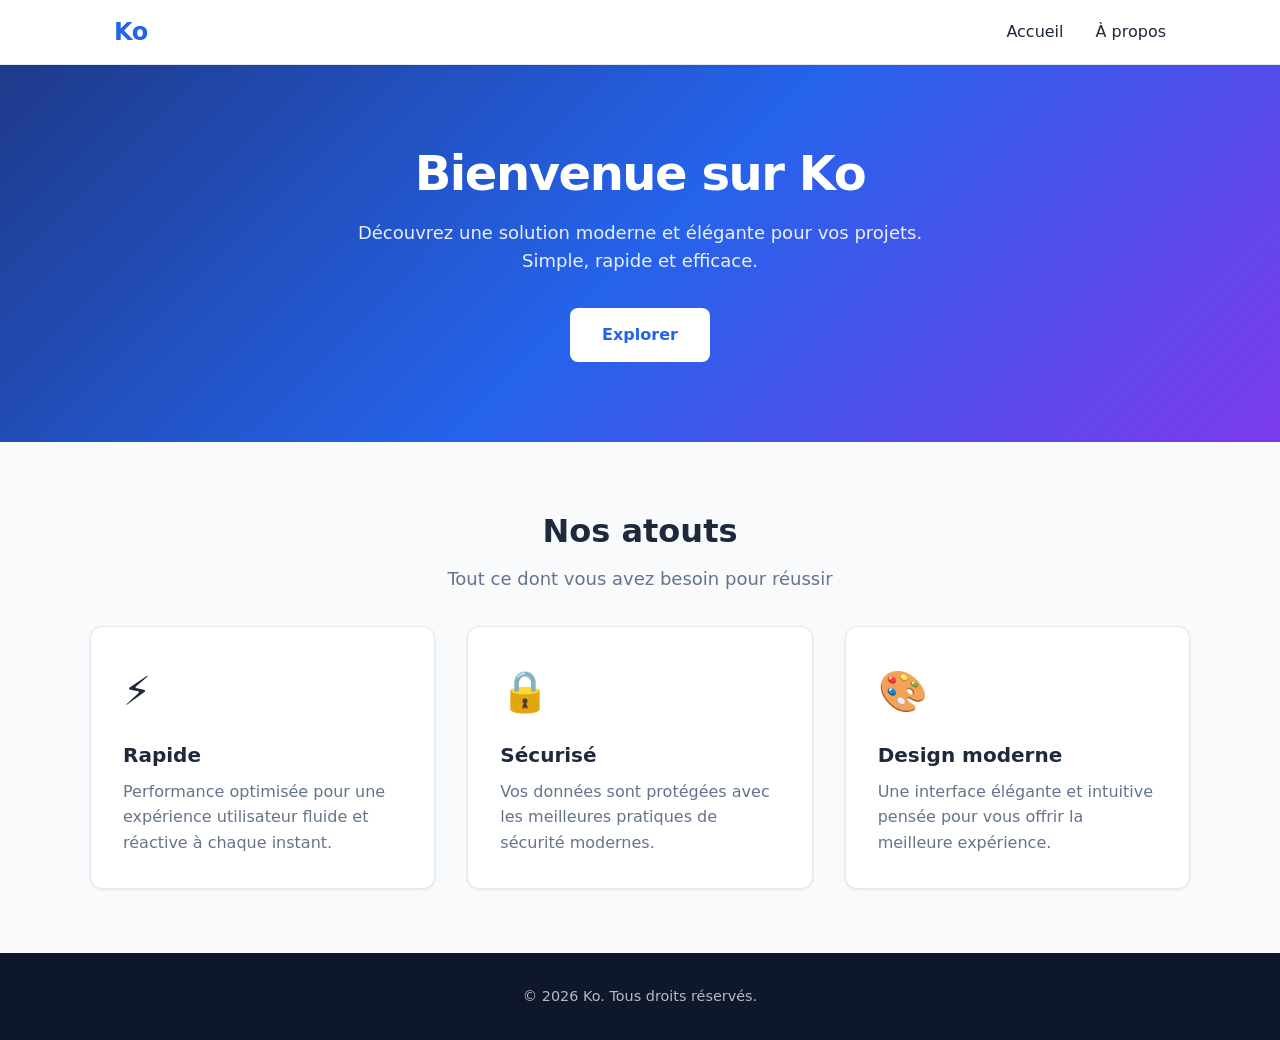
<file: Kosso-/index.html>
<!DOCTYPE html>
<html lang="fr">
<head>
  <meta charset="UTF-8">
  <meta name="viewport" content="width=device-width, initial-scale=1.0">
  <meta name="description" content="Ko - Votre solution moderne">
  <title>Ko - Accueil</title>
  <style>
    :root {
      --color-primary: #2563eb;
      --color-primary-dark: #1d4ed8;
      --color-secondary: #7c3aed;
      --color-bg: #f8fafc;
      --color-surface: #ffffff;
      --color-text: #1e293b;
      --color-text-muted: #64748b;
      --color-border: #e2e8f0;
      --shadow-sm: 0 1px 3px rgba(0, 0, 0, 0.08);
      --shadow-md: 0 4px 12px rgba(0, 0, 0, 0.08);
      --radius-md: 12px;
      --font-sans: 'Segoe UI', system-ui, -apple-system, BlinkMacSystemFont, sans-serif;
    }

    *, *::before, *::after {
      box-sizing: border-box;
      margin: 0;
      padding: 0;
    }

    html {
      scroll-behavior: smooth;
    }

    body {
      font-family: var(--font-sans);
      background-color: var(--color-bg);
      color: var(--color-text);
      line-height: 1.6;
      min-height: 100vh;
      display: flex;
      flex-direction: column;
    }

    /* En-tête */
    header {
      background-color: var(--color-surface);
      border-bottom: 1px solid var(--color-border);
      box-shadow: var(--shadow-sm);
      position: sticky;
      top: 0;
      z-index: 100;
    }

    .header-container {
      max-width: 1100px;
      margin: 0 auto;
      padding: 0 1.5rem;
      display: flex;
      align-items: center;
      justify-content: space-between;
      height: 64px;
    }

    .logo {
      font-size: 1.5rem;
      font-weight: 700;
      color: var(--color-primary);
      text-decoration: none;
      letter-spacing: -0.02em;
    }

    .logo span {
      color: var(--color-secondary);
    }

    nav ul {
      list-style: none;
      display: flex;
      gap: 2rem;
    }

    nav a {
      color: var(--color-text);
      text-decoration: none;
      font-weight: 500;
      transition: color 0.2s ease;
    }

    nav a:hover {
      color: var(--color-primary);
    }

    /* Section Héros */
    .hero {
      background: linear-gradient(135deg, #1e3a8a 0%, #2563eb 50%, #7c3aed 100%);
      color: #ffffff;
      padding: 5rem 1.5rem;
      text-align: center;
    }

    .hero h1 {
      font-size: clamp(2rem, 5vw, 3rem);
      font-weight: 800;
      letter-spacing: -0.03em;
      line-height: 1.2;
      margin-bottom: 1rem;
    }

    .hero p {
      font-size: 1.125rem;
      color: rgba(255, 255, 255, 0.9);
      max-width: 600px;
      margin: 0 auto 2rem;
    }

    .btn {
      display: inline-block;
      padding: 0.875rem 2rem;
      background-color: #ffffff;
      color: var(--color-primary);
      text-decoration: none;
      font-weight: 600;
      border-radius: 8px;
      transition: transform 0.2s ease, box-shadow 0.2s ease;
    }

    .btn:hover {
      transform: translateY(-2px);
      box-shadow: var(--shadow-md);
    }

    /* Section Principale */
    main {
      flex: 1;
      padding: 4rem 1.5rem;
    }

    .container {
      max-width: 1100px;
      margin: 0 auto;
    }

    .features {
      display: grid;
      grid-template-columns: repeat(auto-fit, minmax(280px, 1fr));
      gap: 2rem;
      margin-top: 2rem;
    }

    .feature-card {
      background: var(--color-surface);
      border: 1px solid var(--color-border);
      border-radius: var(--radius-md);
      padding: 2rem;
      box-shadow: var(--shadow-sm);
      transition: transform 0.2s ease, box-shadow 0.2s ease;
    }

    .feature-card:hover {
      transform: translateY(-4px);
      box-shadow: var(--shadow-md);
    }

    .feature-icon {
      font-size: 2.5rem;
      margin-bottom: 1rem;
    }

    .feature-card h3 {
      font-size: 1.25rem;
      font-weight: 700;
      margin-bottom: 0.5rem;
      color: var(--color-text);
    }

    .feature-card p {
      color: var(--color-text-muted);
      line-height: 1.6;
    }

    .section-title {
      text-align: center;
      margin-bottom: 1rem;
    }

    .section-title h2 {
      font-size: 2rem;
      font-weight: 800;
      color: var(--color-text);
      margin-bottom: 0.5rem;
    }

    .section-title p {
      color: var(--color-text-muted);
      font-size: 1.125rem;
    }

    /* Pied de page */
    footer {
      background: #0f172a;
      color: rgba(255, 255, 255, 0.7);
      padding: 2rem 1.5rem;
      text-align: center;
    }

    footer p {
      font-size: 0.9rem;
    }

    /* Responsive */
    @media (max-width: 640px) {
      .hero {
        padding: 3rem 1.25rem;
      }

      main {
        padding: 2.5rem 1.25rem;
      }

      .features {
        grid-template-columns: 1fr;
      }

      nav ul {
        gap: 1rem;
      }
    }
  </style>
</head>
<body>

  <!-- En-tête -->
  <header>
    <div class="header-container">
      <a href="index.html" class="logo">Ko</a>
      <nav>
        <ul>
          <li><a href="index.html">Accueil</a></li>
          <li><a href="about.html">À propos</a></li>
        </ul>
      </nav>
    </div>
  </header>

  <!-- Section Héros -->
  <section class="hero">
    <h1>Bienvenue sur Ko</h1>
    <p>Découvrez une solution moderne et élégante pour vos projets. Simple, rapide et efficace.</p>
    <a href="#contenu" class="btn">Explorer</a>
  </section>

  <!-- Section Principale -->
  <main id="contenu">
    <div class="container">
      <div class="section-title">
        <h2>Nos atouts</h2>
        <p>Tout ce dont vous avez besoin pour réussir</p>
      </div>
      
      <section class="features">
        <article class="feature-card">
          <div class="feature-icon">⚡</div>
          <h3>Rapide</h3>
          <p>Performance optimisée pour une expérience utilisateur fluide et réactive à chaque instant.</p>
        </article>

        <article class="feature-card">
          <div class="feature-icon">🔒</div>
          <h3>Sécurisé</h3>
          <p>Vos données sont protégées avec les meilleures pratiques de sécurité modernes.</p>
        </article>

        <article class="feature-card">
          <div class="feature-icon">🎨</div>
          <h3>Design moderne</h3>
          <p>Une interface élégante et intuitive pensée pour vous offrir la meilleure expérience.</p>
        </article>
      </section>
    </div>
  </main>

  <!-- Pied de page -->
  <footer>
    <p>&copy; 2026 Ko. Tous droits réservés.</p>
  </footer>

</body>
</html>
</file>
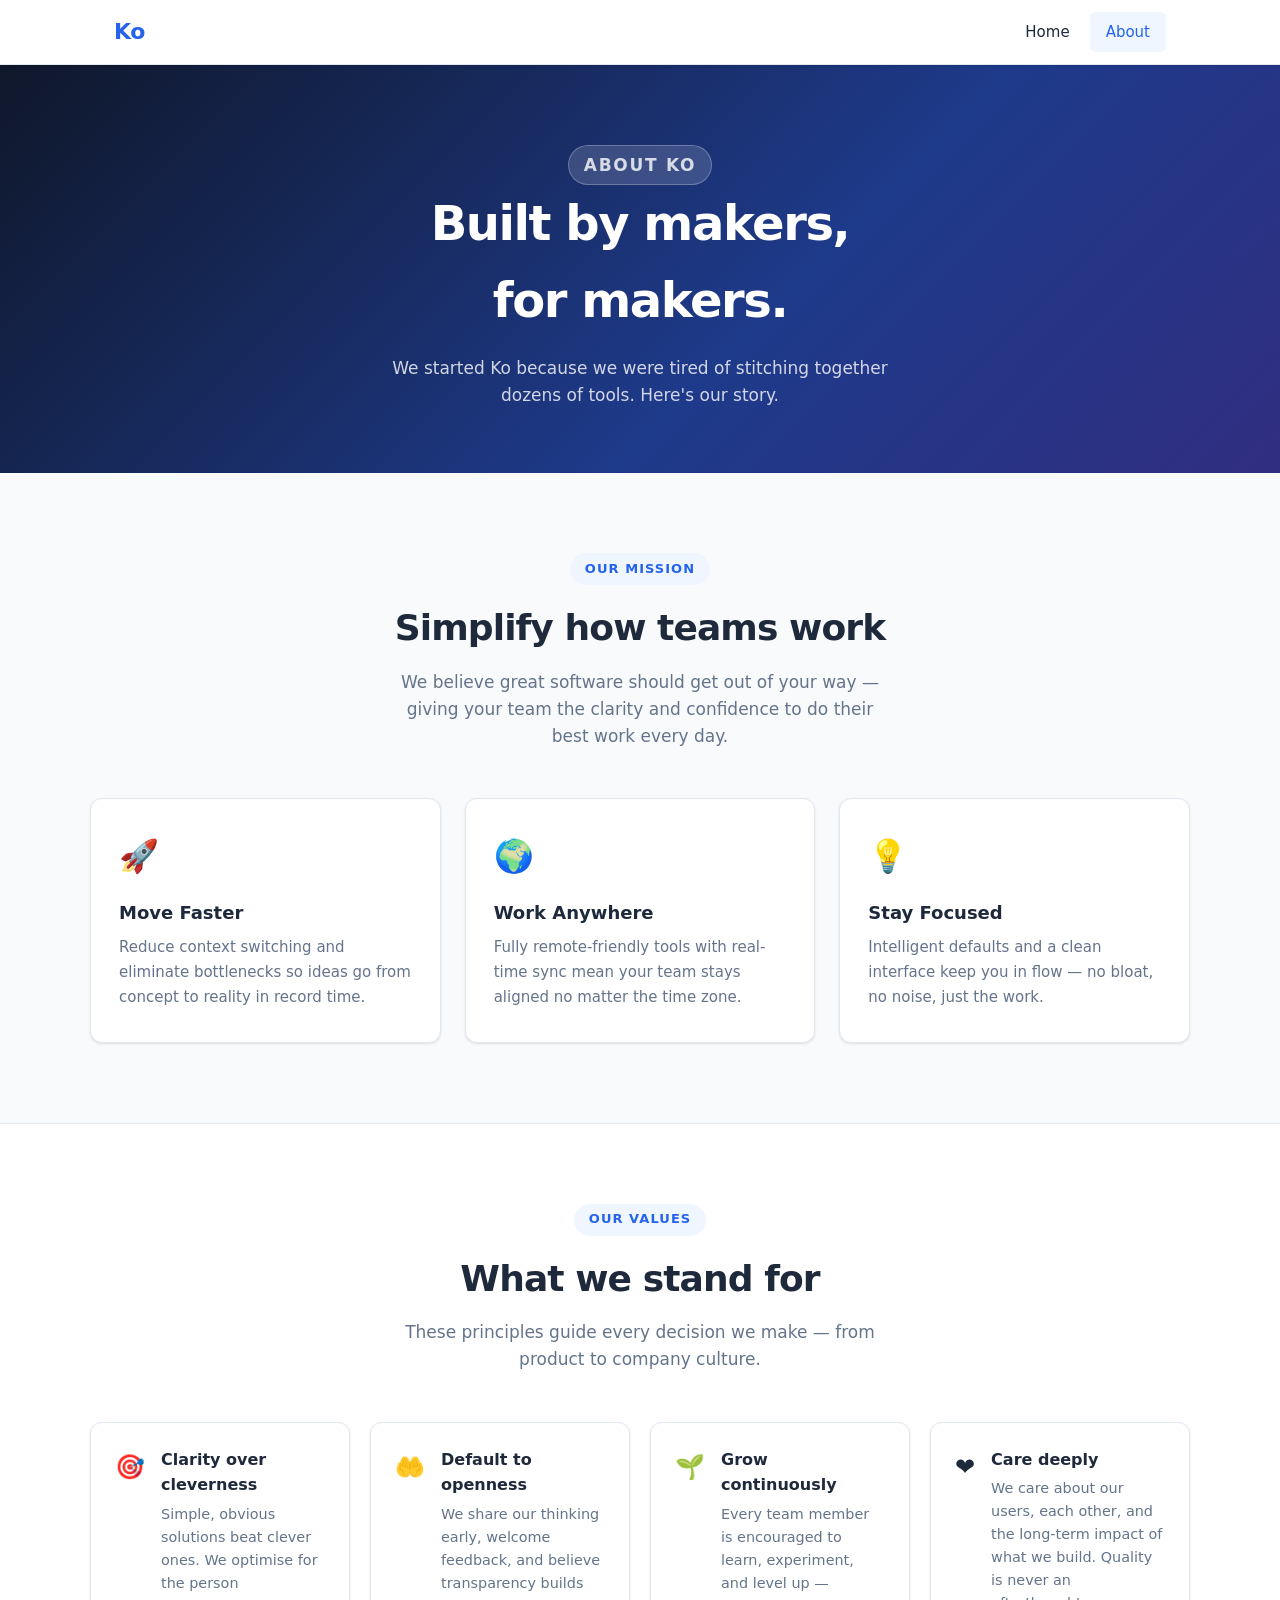
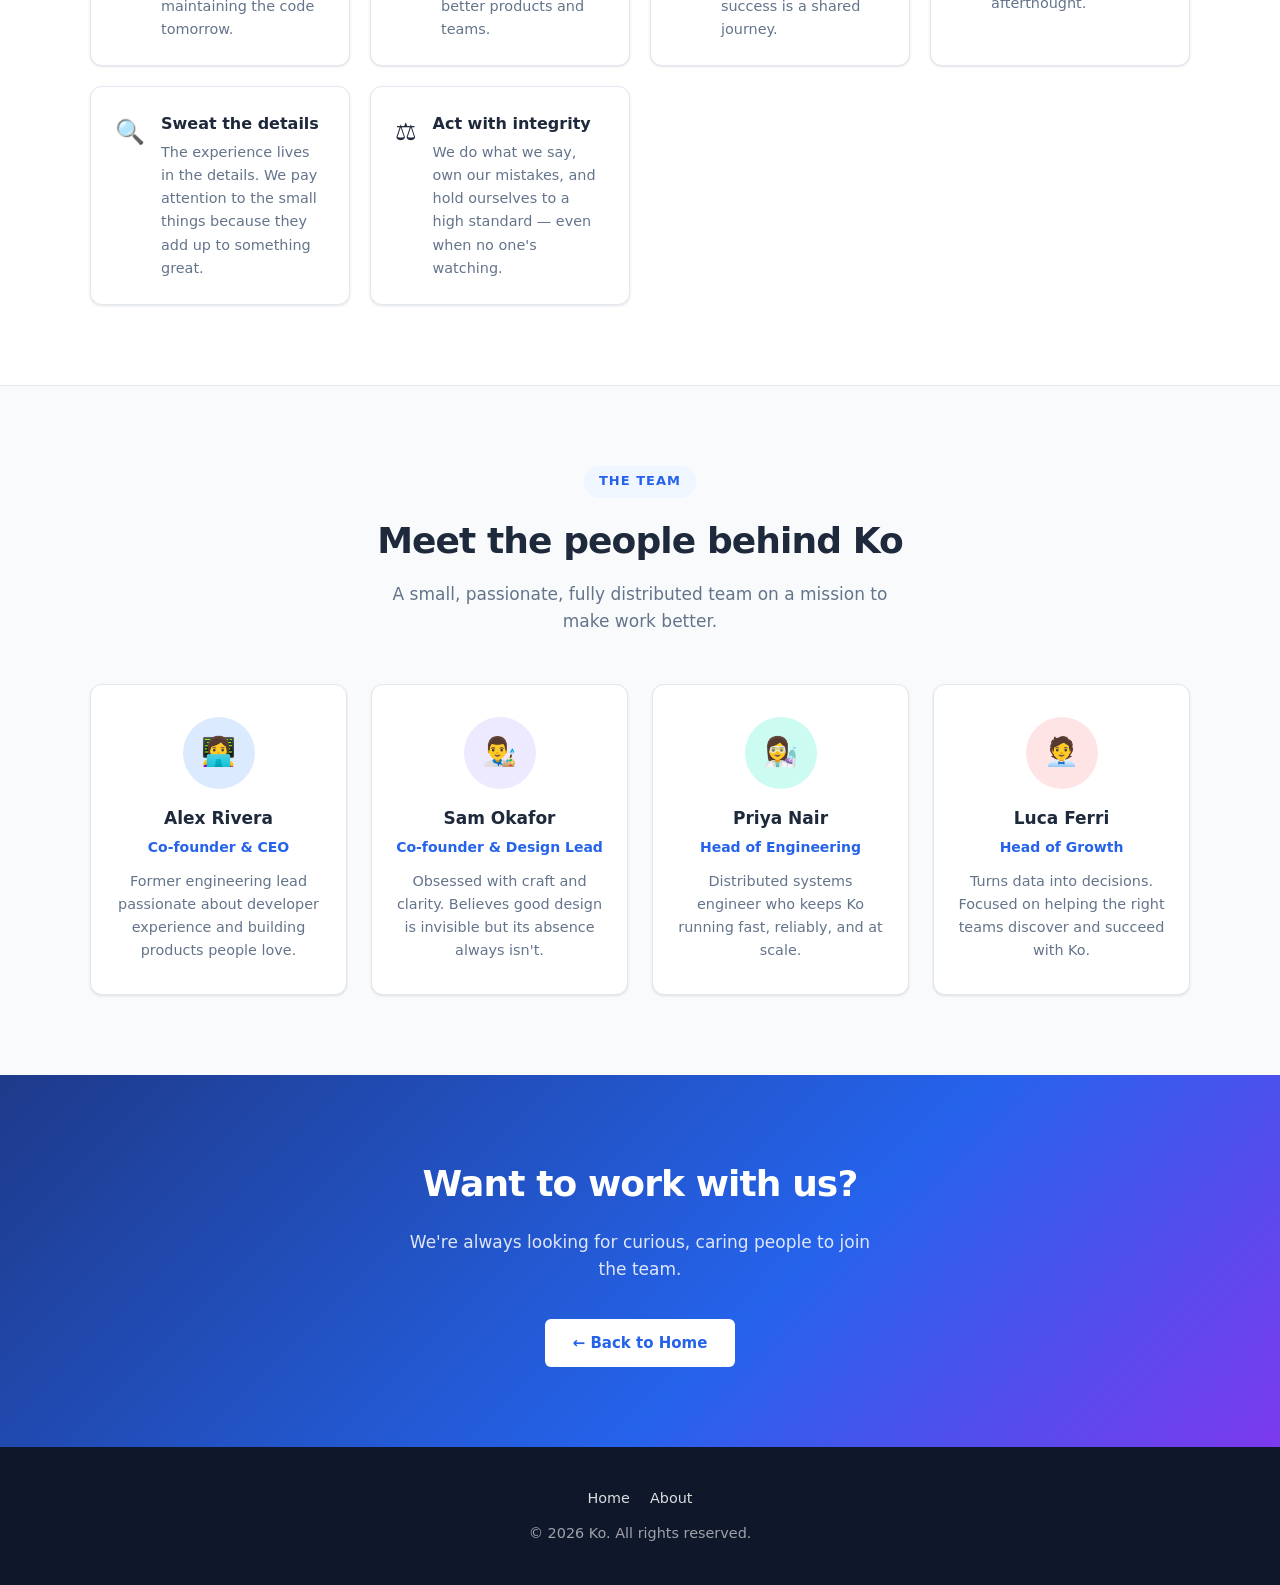
<file: Kosso-/about.html>
<!DOCTYPE html>
<html lang="en">
<head>
  <meta charset="UTF-8" />
  <meta name="viewport" content="width=device-width, initial-scale=1.0" />
  <meta name="description" content="Learn about the Ko team — our story, our values, and the people behind the product." />
  <title>Ko — About</title>
  <link rel="stylesheet" href="css/styles.css" />
</head>
<body>

  <!-- ── Header / Navigation ── -->
  <header class="site-header">
    <nav class="nav-container" aria-label="Main navigation">
      <a href="index.html" class="nav-logo">Ko</a>
      <ul class="nav-links" role="list">
        <li><a href="index.html">Home</a></li>
        <li><a href="about.html" class="active" aria-current="page">About</a></li>
      </ul>
    </nav>
  </header>

  <!-- ── Main Content ── -->
  <main>

    <!-- Page Hero -->
    <section class="page-hero" aria-labelledby="about-heading">
      <p class="hero-eyebrow">About Ko</p>
      <h1 id="about-heading">Built by makers,<br />for makers.</h1>
      <p>We started Ko because we were tired of stitching together dozens of tools. Here's our story.</p>
    </section>

    <!-- Mission -->
    <section class="section" aria-labelledby="mission-heading">
      <div class="section-inner">
        <div class="section-header">
          <span class="section-tag">Our Mission</span>
          <h2 id="mission-heading">Simplify how teams work</h2>
          <p>We believe great software should get out of your way — giving your team the clarity and confidence to do their best work every day.</p>
        </div>
        <div class="card-grid">
          <article class="card">
            <span class="card-icon" aria-hidden="true">🚀</span>
            <h3>Move Faster</h3>
            <p>Reduce context switching and eliminate bottlenecks so ideas go from concept to reality in record time.</p>
          </article>
          <article class="card">
            <span class="card-icon" aria-hidden="true">🌍</span>
            <h3>Work Anywhere</h3>
            <p>Fully remote-friendly tools with real-time sync mean your team stays aligned no matter the time zone.</p>
          </article>
          <article class="card">
            <span class="card-icon" aria-hidden="true">💡</span>
            <h3>Stay Focused</h3>
            <p>Intelligent defaults and a clean interface keep you in flow — no bloat, no noise, just the work.</p>
          </article>
        </div>
      </div>
    </section>

    <!-- Values -->
    <section class="section" style="background: var(--color-surface); border-top: 1px solid var(--color-border); border-bottom: 1px solid var(--color-border);" aria-labelledby="values-heading">
      <div class="section-inner">
        <div class="section-header">
          <span class="section-tag">Our Values</span>
          <h2 id="values-heading">What we stand for</h2>
          <p>These principles guide every decision we make — from product to company culture.</p>
        </div>
        <ul class="values-list" role="list">
          <li class="value-item">
            <span class="value-icon" aria-hidden="true">🎯</span>
            <div>
              <h3>Clarity over cleverness</h3>
              <p>Simple, obvious solutions beat clever ones. We optimise for the person maintaining the code tomorrow.</p>
            </div>
          </li>
          <li class="value-item">
            <span class="value-icon" aria-hidden="true">🤲</span>
            <div>
              <h3>Default to openness</h3>
              <p>We share our thinking early, welcome feedback, and believe transparency builds better products and teams.</p>
            </div>
          </li>
          <li class="value-item">
            <span class="value-icon" aria-hidden="true">🌱</span>
            <div>
              <h3>Grow continuously</h3>
              <p>Every team member is encouraged to learn, experiment, and level up — success is a shared journey.</p>
            </div>
          </li>
          <li class="value-item">
            <span class="value-icon" aria-hidden="true">❤️</span>
            <div>
              <h3>Care deeply</h3>
              <p>We care about our users, each other, and the long-term impact of what we build. Quality is never an afterthought.</p>
            </div>
          </li>
          <li class="value-item">
            <span class="value-icon" aria-hidden="true">🔍</span>
            <div>
              <h3>Sweat the details</h3>
              <p>The experience lives in the details. We pay attention to the small things because they add up to something great.</p>
            </div>
          </li>
          <li class="value-item">
            <span class="value-icon" aria-hidden="true">⚖️</span>
            <div>
              <h3>Act with integrity</h3>
              <p>We do what we say, own our mistakes, and hold ourselves to a high standard — even when no one's watching.</p>
            </div>
          </li>
        </ul>
      </div>
    </section>

    <!-- Team -->
    <section class="section" aria-labelledby="team-heading">
      <div class="section-inner">
        <div class="section-header">
          <span class="section-tag">The Team</span>
          <h2 id="team-heading">Meet the people behind Ko</h2>
          <p>A small, passionate, fully distributed team on a mission to make work better.</p>
        </div>
        <div class="team-grid">
          <article class="team-card">
            <div class="avatar avatar-blue" aria-hidden="true">👩‍💻</div>
            <h3>Alex Rivera</h3>
            <p class="role">Co-founder &amp; CEO</p>
            <p>Former engineering lead passionate about developer experience and building products people love.</p>
          </article>
          <article class="team-card">
            <div class="avatar avatar-violet" aria-hidden="true">👨‍🎨</div>
            <h3>Sam Okafor</h3>
            <p class="role">Co-founder &amp; Design Lead</p>
            <p>Obsessed with craft and clarity. Believes good design is invisible but its absence always isn't.</p>
          </article>
          <article class="team-card">
            <div class="avatar avatar-teal" aria-hidden="true">👩‍🔬</div>
            <h3>Priya Nair</h3>
            <p class="role">Head of Engineering</p>
            <p>Distributed systems engineer who keeps Ko running fast, reliably, and at scale.</p>
          </article>
          <article class="team-card">
            <div class="avatar avatar-rose" aria-hidden="true">🧑‍💼</div>
            <h3>Luca Ferri</h3>
            <p class="role">Head of Growth</p>
            <p>Turns data into decisions. Focused on helping the right teams discover and succeed with Ko.</p>
          </article>
        </div>
      </div>
    </section>

    <!-- CTA -->
    <section class="cta-banner" aria-labelledby="cta-about-heading">
      <h2 id="cta-about-heading">Want to work with us?</h2>
      <p>We're always looking for curious, caring people to join the team.</p>
      <a href="index.html" class="btn btn-primary">← Back to Home</a>
    </section>

  </main>

  <!-- ── Footer ── -->
  <footer class="site-footer">
    <div class="footer-inner">
      <nav class="footer-links" aria-label="Footer navigation">
        <a href="index.html">Home</a>
        <a href="about.html">About</a>
      </nav>
      <p>&copy; 2026 Ko. All rights reserved.</p>
    </div>
  </footer>

</body>
</html>
</file>
<file: Kosso-/css/styles.css>
:root {
  --color-primary: #2563eb;
  --color-primary-dark: #1d4ed8;
  --color-secondary: #7c3aed;
  --color-bg: #f8fafc;
  --color-surface: #ffffff;
  --color-text: #1e293b;
  --color-text-muted: #64748b;
  --color-border: #e2e8f0;
  --color-nav-bg: #ffffff;
  --color-nav-text: #1e293b;
  --radius-sm: 6px;
  --radius-md: 12px;
  --radius-lg: 20px;
  --shadow-sm: 0 1px 3px rgba(0, 0, 0, 0.08), 0 1px 2px rgba(0, 0, 0, 0.04);
  --shadow-md: 0 4px 12px rgba(0, 0, 0, 0.08), 0 2px 6px rgba(0, 0, 0, 0.04);
  --shadow-lg: 0 20px 40px rgba(0, 0, 0, 0.1);
  --font-sans: 'Segoe UI', system-ui, -apple-system, BlinkMacSystemFont, sans-serif;
  --transition: 0.2s ease;
}

*, *::before, *::after {
  box-sizing: border-box;
  margin: 0;
  padding: 0;
}

html {
  scroll-behavior: smooth;
}

body {
  font-family: var(--font-sans);
  background-color: var(--color-bg);
  color: var(--color-text);
  line-height: 1.6;
  min-height: 100vh;
  display: flex;
  flex-direction: column;
}

/* ── Navigation ──────────────────────────────────────────── */

.site-header {
  background-color: var(--color-nav-bg);
  border-bottom: 1px solid var(--color-border);
  box-shadow: var(--shadow-sm);
  position: sticky;
  top: 0;
  z-index: 100;
}

.nav-container {
  max-width: 1100px;
  margin: 0 auto;
  padding: 0 1.5rem;
  display: flex;
  align-items: center;
  justify-content: space-between;
  height: 64px;
}

.nav-logo {
  font-size: 1.375rem;
  font-weight: 700;
  color: var(--color-primary);
  text-decoration: none;
  letter-spacing: -0.02em;
}

.nav-logo span {
  color: var(--color-secondary);
}

.nav-links {
  list-style: none;
  display: flex;
  align-items: center;
  gap: 0.25rem;
}

.nav-links a {
  display: inline-block;
  padding: 0.5rem 1rem;
  color: var(--color-nav-text);
  text-decoration: none;
  font-weight: 500;
  font-size: 0.9375rem;
  border-radius: var(--radius-sm);
  transition: background var(--transition), color var(--transition);
}

.nav-links a:hover {
  background-color: #f1f5f9;
  color: var(--color-primary);
}

.nav-links a.active {
  background-color: #eff6ff;
  color: var(--color-primary);
}

/* ── Main content ────────────────────────────────────────── */

main {
  flex: 1;
}

/* ── Hero ────────────────────────────────────────────────── */

.hero {
  background: linear-gradient(135deg, #1e3a8a 0%, #2563eb 50%, #7c3aed 100%);
  color: #ffffff;
  padding: 6rem 1.5rem 5rem;
  text-align: center;
}

.hero-eyebrow {
  display: inline-block;
  background: rgba(255, 255, 255, 0.15);
  border: 1px solid rgba(255, 255, 255, 0.25);
  color: #e0e7ff;
  font-size: 0.8125rem;
  font-weight: 600;
  letter-spacing: 0.1em;
  text-transform: uppercase;
  padding: 0.35rem 0.9rem;
  border-radius: 999px;
  margin-bottom: 1.5rem;
}

.hero h1 {
  font-size: clamp(2rem, 5vw, 3.5rem);
  font-weight: 800;
  letter-spacing: -0.03em;
  line-height: 1.15;
  margin-bottom: 1.25rem;
}

.hero p {
  font-size: clamp(1rem, 2vw, 1.1875rem);
  color: rgba(255, 255, 255, 0.85);
  max-width: 560px;
  margin: 0 auto 2.5rem;
}

.hero-actions {
  display: flex;
  gap: 1rem;
  justify-content: center;
  flex-wrap: wrap;
}

/* ── Buttons ─────────────────────────────────────────────── */

.btn {
  display: inline-flex;
  align-items: center;
  gap: 0.5rem;
  padding: 0.75rem 1.75rem;
  border-radius: var(--radius-sm);
  font-weight: 600;
  font-size: 0.9375rem;
  text-decoration: none;
  transition: transform var(--transition), box-shadow var(--transition), background var(--transition);
  cursor: pointer;
  border: none;
}

.btn:hover {
  transform: translateY(-1px);
  box-shadow: var(--shadow-md);
}

.btn-primary {
  background-color: #ffffff;
  color: var(--color-primary);
}

.btn-primary:hover {
  background-color: #f0f9ff;
}

.btn-outline {
  background-color: transparent;
  color: #ffffff;
  border: 2px solid rgba(255, 255, 255, 0.6);
}

.btn-outline:hover {
  background-color: rgba(255, 255, 255, 0.12);
  border-color: #ffffff;
}

.btn-blue {
  background-color: var(--color-primary);
  color: #ffffff;
}

.btn-blue:hover {
  background-color: var(--color-primary-dark);
}

/* ── Section wrapper ─────────────────────────────────────── */

.section {
  padding: 5rem 1.5rem;
}

.section-inner {
  max-width: 1100px;
  margin: 0 auto;
}

.section-header {
  text-align: center;
  margin-bottom: 3rem;
}

.section-tag {
  display: inline-block;
  background: #eff6ff;
  color: var(--color-primary);
  font-size: 0.8125rem;
  font-weight: 600;
  letter-spacing: 0.08em;
  text-transform: uppercase;
  padding: 0.35rem 0.9rem;
  border-radius: 999px;
  margin-bottom: 0.875rem;
}

.section-header h2 {
  font-size: clamp(1.5rem, 3.5vw, 2.25rem);
  font-weight: 800;
  letter-spacing: -0.025em;
  color: var(--color-text);
  margin-bottom: 0.75rem;
}

.section-header p {
  color: var(--color-text-muted);
  font-size: 1.0625rem;
  max-width: 500px;
  margin: 0 auto;
}

/* ── Feature cards ───────────────────────────────────────── */

.card-grid {
  display: grid;
  grid-template-columns: repeat(auto-fit, minmax(280px, 1fr));
  gap: 1.5rem;
}

.card {
  background: var(--color-surface);
  border: 1px solid var(--color-border);
  border-radius: var(--radius-md);
  padding: 2rem 1.75rem;
  box-shadow: var(--shadow-sm);
  transition: transform var(--transition), box-shadow var(--transition);
}

.card:hover {
  transform: translateY(-3px);
  box-shadow: var(--shadow-md);
}

.card-icon {
  font-size: 2rem;
  margin-bottom: 1rem;
  display: block;
}

.card h3 {
  font-size: 1.125rem;
  font-weight: 700;
  margin-bottom: 0.5rem;
  color: var(--color-text);
}

.card p {
  color: var(--color-text-muted);
  font-size: 0.9375rem;
  line-height: 1.65;
}

/* ── Stats strip ─────────────────────────────────────────── */

.stats-strip {
  background: var(--color-surface);
  border-top: 1px solid var(--color-border);
  border-bottom: 1px solid var(--color-border);
  padding: 3rem 1.5rem;
}

.stats-inner {
  max-width: 1100px;
  margin: 0 auto;
  display: grid;
  grid-template-columns: repeat(auto-fit, minmax(160px, 1fr));
  gap: 2rem;
  text-align: center;
}

.stat-item strong {
  display: block;
  font-size: clamp(1.75rem, 3vw, 2.5rem);
  font-weight: 800;
  color: var(--color-primary);
  letter-spacing: -0.03em;
}

.stat-item span {
  font-size: 0.9375rem;
  color: var(--color-text-muted);
  font-weight: 500;
}

/* ── CTA Banner ──────────────────────────────────────────── */

.cta-banner {
  background: linear-gradient(135deg, #1e3a8a 0%, #2563eb 60%, #7c3aed 100%);
  color: #ffffff;
  text-align: center;
  padding: 5rem 1.5rem;
}

.cta-banner h2 {
  font-size: clamp(1.5rem, 3.5vw, 2.25rem);
  font-weight: 800;
  letter-spacing: -0.025em;
  margin-bottom: 1rem;
}

.cta-banner p {
  font-size: 1.0625rem;
  color: rgba(255, 255, 255, 0.85);
  margin-bottom: 2.25rem;
  max-width: 480px;
  margin-left: auto;
  margin-right: auto;
}

/* ── About page ──────────────────────────────────────────── */

.page-hero {
  background: linear-gradient(135deg, #0f172a 0%, #1e3a8a 60%, #312e81 100%);
  color: #ffffff;
  padding: 5rem 1.5rem 4rem;
  text-align: center;
}

.page-hero h1 {
  font-size: clamp(1.875rem, 4vw, 3rem);
  font-weight: 800;
  letter-spacing: -0.03em;
  margin-bottom: 1rem;
}

.page-hero p {
  font-size: 1.0625rem;
  color: rgba(255, 255, 255, 0.8);
  max-width: 520px;
  margin: 0 auto;
}

.team-grid {
  display: grid;
  grid-template-columns: repeat(auto-fit, minmax(220px, 1fr));
  gap: 1.5rem;
}

.team-card {
  background: var(--color-surface);
  border: 1px solid var(--color-border);
  border-radius: var(--radius-md);
  padding: 2rem 1.5rem;
  text-align: center;
  box-shadow: var(--shadow-sm);
  transition: transform var(--transition), box-shadow var(--transition);
}

.team-card:hover {
  transform: translateY(-3px);
  box-shadow: var(--shadow-md);
}

.avatar {
  width: 72px;
  height: 72px;
  border-radius: 50%;
  display: flex;
  align-items: center;
  justify-content: center;
  font-size: 1.75rem;
  margin: 0 auto 1rem;
}

.avatar-blue  { background: #dbeafe; }
.avatar-violet { background: #ede9fe; }
.avatar-teal  { background: #ccfbf1; }
.avatar-rose  { background: #ffe4e6; }

.team-card h3 {
  font-size: 1.0625rem;
  font-weight: 700;
  margin-bottom: 0.25rem;
}

.team-card .role {
  font-size: 0.875rem;
  color: var(--color-primary);
  font-weight: 600;
  margin-bottom: 0.75rem;
}

.team-card p {
  font-size: 0.9rem;
  color: var(--color-text-muted);
  line-height: 1.6;
}

.values-list {
  display: grid;
  grid-template-columns: repeat(auto-fit, minmax(260px, 1fr));
  gap: 1.25rem;
}

.value-item {
  display: flex;
  align-items: flex-start;
  gap: 1rem;
  background: var(--color-surface);
  border: 1px solid var(--color-border);
  border-radius: var(--radius-md);
  padding: 1.5rem;
  box-shadow: var(--shadow-sm);
}

.value-icon {
  font-size: 1.5rem;
  flex-shrink: 0;
  margin-top: 0.1rem;
}

.value-item h3 {
  font-size: 1rem;
  font-weight: 700;
  margin-bottom: 0.3rem;
}

.value-item p {
  font-size: 0.9rem;
  color: var(--color-text-muted);
  line-height: 1.6;
}

/* ── Footer ──────────────────────────────────────────────── */

.site-footer {
  background: #0f172a;
  color: rgba(255, 255, 255, 0.6);
  padding: 2.5rem 1.5rem;
  text-align: center;
  font-size: 0.9rem;
}

.site-footer a {
  color: rgba(255, 255, 255, 0.85);
  text-decoration: none;
  font-weight: 500;
  margin: 0 0.5rem;
  transition: color var(--transition);
}

.site-footer a:hover {
  color: #ffffff;
}

.footer-inner {
  max-width: 1100px;
  margin: 0 auto;
  display: flex;
  flex-direction: column;
  gap: 0.75rem;
  align-items: center;
}

.footer-links {
  display: flex;
  gap: 0.25rem;
  flex-wrap: wrap;
  justify-content: center;
}

/* ── Responsive ──────────────────────────────────────────── */

@media (max-width: 640px) {
  .hero {
    padding: 4rem 1.25rem 3.5rem;
  }

  .section {
    padding: 3.5rem 1.25rem;
  }

  .stats-strip {
    padding: 2.5rem 1.25rem;
  }

  .card-grid {
    grid-template-columns: 1fr;
  }

  .team-grid {
    grid-template-columns: 1fr 1fr;
  }

  .values-list {
    grid-template-columns: 1fr;
  }
}

@media (max-width: 400px) {
  .team-grid {
    grid-template-columns: 1fr;
  }
}
</file>
